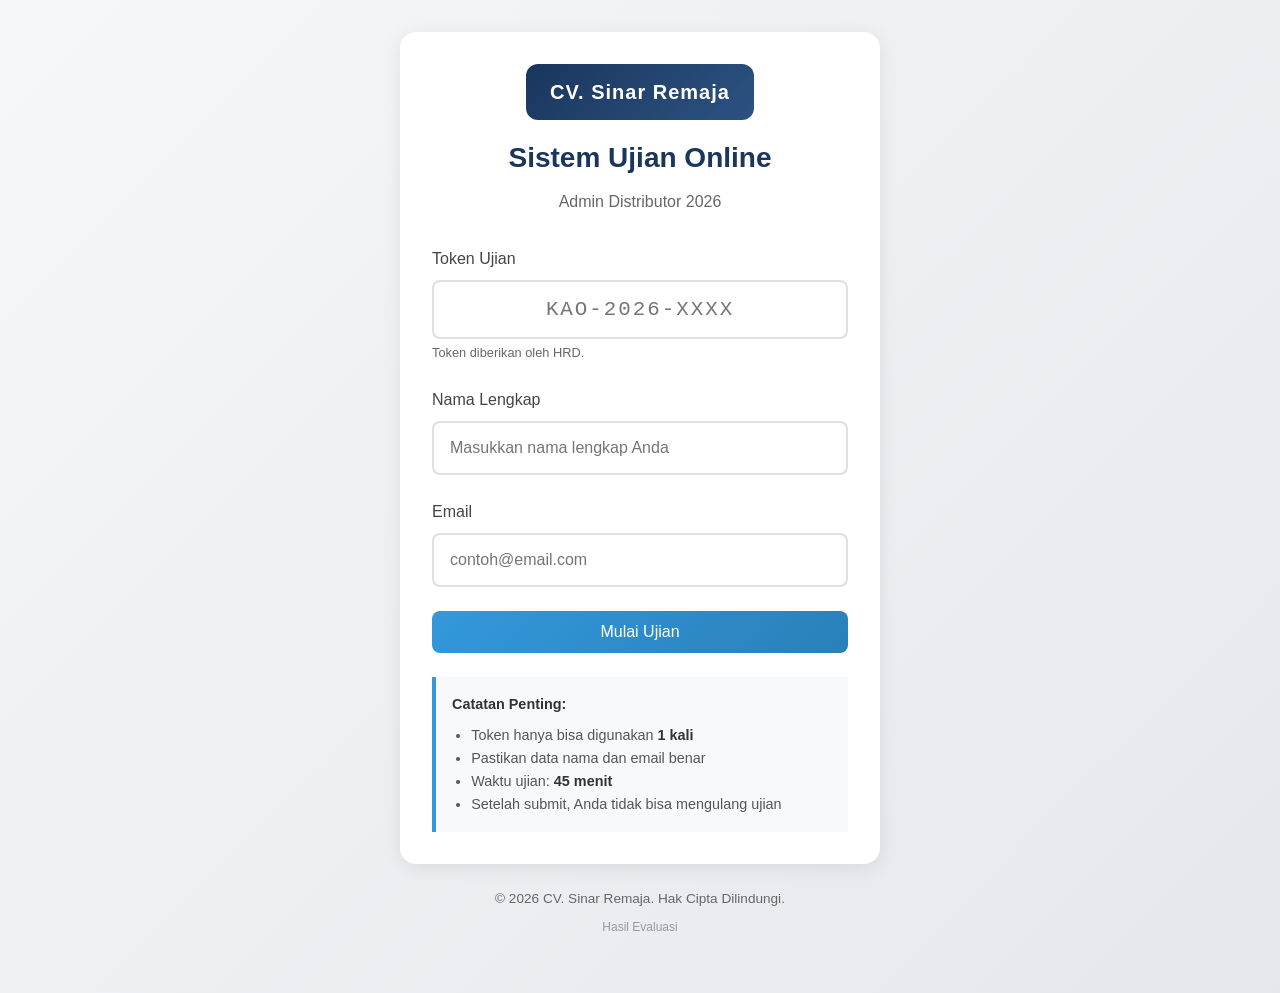
<file: index.html>
<!DOCTYPE html>
<html lang="id">
<head>
    <meta charset="UTF-8">
    <meta name="viewport" content="width=device-width, initial-scale=1.0">
    <title>Sistem Ujian Online - CV. Sinar Remaja 2026</title>
    <link rel="stylesheet" href="css/styles.css">
    <style>
        .login-container {
            max-width: 480px;
            margin: 0 auto;
        }
        
        .logo-company {
            display: inline-block;
            background: linear-gradient(135deg, #1a365d 0%, #2c5282 100%);
            color: white;
            font-size: 1.25rem;
            font-weight: bold;
            padding: 0.75rem 1.5rem;
            border-radius: 12px;
            margin-bottom: 1rem;
            letter-spacing: 1px;
            max-width: 100%;
            word-wrap: break-word;
        }
        
        .token-input {
            font-family: 'Courier New', monospace;
            font-size: 1.3rem;
            text-align: center;
            letter-spacing: 2px;
            text-transform: uppercase;
        }
        
        .info-box {
            background: #f8f9fa;
            border-left: 4px solid #3498db;
            padding: 1rem;
            margin-top: 1.5rem;
            text-align: left;
            font-size: 0.9rem;
            color: #555;
        }
        
        .info-box strong {
            color: #333;
        }
        
        .form-note {
            font-size: 0.8rem;
            color: #666;
            margin-top: 0.25rem;
        }
    </style>
</head>
<body>
    <div class="container">
        <div class="card login-container">
            <div class="header">
                <div class="logo-company">CV. Sinar Remaja</div>
                <h1>Sistem Ujian Online</h1>
                <p class="subtitle">Admin Distributor 2026</p>
            </div>
            
            <form id="loginForm">
                <div class="form-group">
                    <label for="tokenInput">Token Ujian</label>
                    <input 
                        type="text" 
                        id="tokenInput" 
                        class="form-control token-input" 
                        placeholder="KAO-2026-XXXX"
                        maxlength="15"
                        required
                        autocomplete="off"
                    >
                    <div class="form-note">Token diberikan oleh HRD.</div>
                </div>
                
                <div class="form-group">
                    <label for="namaInput">Nama Lengkap</label>
                    <input 
                        type="text" 
                        id="namaInput" 
                        class="form-control" 
                        placeholder="Masukkan nama lengkap Anda"
                        required
                        autocomplete="name"
                    >
                </div>
                
                <div class="form-group">
                    <label for="emailInput">Email</label>
                    <input 
                        type="email" 
                        id="emailInput" 
                        class="form-control" 
                        placeholder="contoh@email.com"
                        required
                        autocomplete="email"
                    >
                </div>
                
                <div id="errorMessage" class="alert alert-error" style="display: none;"></div>
                
                <button type="submit" class="btn btn-primary btn-block" id="submitBtn">
                    <span class="btn-text">Mulai Ujian</span>
                    <span class="btn-loading" style="display: none;">
                        <span class="spinner"></span> Memverifikasi...
                    </span>
                </button>
            </form>
            
            <div class="info-box">
                <strong>Catatan Penting:</strong>
                <ul style="margin: 0.5rem 0 0 0; padding-left: 1.2rem;">
                    <li>Token hanya bisa digunakan <strong>1 kali</strong></li>
                    <li>Pastikan data nama dan email benar</li>
                    <li>Waktu ujian: <strong>45 menit</strong></li>
                    <li>Setelah submit, Anda tidak bisa mengulang ujian</li>
                </ul>
            </div>
        </div>
        
        <footer class="footer">
            <p>&copy; 2026 CV. Sinar Remaja. Hak Cipta Dilindungi.</p>
            <p style="margin-top: 0.5rem; font-size: 0.75rem;">
                <a href="admin-result.html" style="color: #999; text-decoration: none;">Hasil Evaluasi</a>
            </p>
        </footer>
    </div>
    
    <script src="js/config.js"></script>
    <script src="js/auth.js"></script>
    <script>
        // Cek apakah sudah login, jika ya redirect ke halaman ujian
        if (isLoggedIn()) {
            const session = getSession();
            window.location.replace('exam.html?token=' + encodeURIComponent(session.token));
        }
        
        // Handle form submission
        document.getElementById('loginForm').addEventListener('submit', async function(e) {
            e.preventDefault();
            
            const tokenInput = document.getElementById('tokenInput');
            const namaInput = document.getElementById('namaInput');
            const emailInput = document.getElementById('emailInput');
            const submitBtn = document.getElementById('submitBtn');
            const errorMessage = document.getElementById('errorMessage');
            const btnText = submitBtn.querySelector('.btn-text');
            const btnLoading = submitBtn.querySelector('.btn-loading');
            
            // Ambil dan bersihkan input
            const token = tokenInput.value.trim().toUpperCase();
            const nama = namaInput.value.trim();
            const email = emailInput.value.trim().toLowerCase();
            
            // Validasi input client-side
            if (!token) {
                showError('Masukkan token ujian Anda');
                return;
            }
            
            if (!nama) {
                showError('Masukkan nama lengkap Anda');
                return;
            }
            
            if (!email) {
                showError('Masukkan email Anda');
                return;
            }
            
            // Validasi format email
            const emailRegex = /^[^\s@]+@[^\s@]+\.[^\s@]+$/;
            if (!emailRegex.test(email)) {
                showError('Format email tidak valid');
                return;
            }
            
            // Tampilkan loading
            submitBtn.disabled = true;
            btnText.style.display = 'none';
            btnLoading.style.display = 'inline';
            hideError();
            
            // Validasi ke server
            console.log('Validating:', { token, nama, email });
            const result = await validateToken(token, nama, email);
            console.log('Validation result:', result);
            
            if (result.valid) {
                console.log('Token valid! Saving session...');
                
                // Simpan sesi
                saveSession(token, nama, email);
                
                // Redirect ke halaman ujian dengan token di URL sebagai fallback
                const examUrl = 'exam.html?token=' + encodeURIComponent(token);
                console.log('Redirecting to:', examUrl);
                
                setTimeout(function() {
                    window.location.replace(examUrl);
                }, 200);
            } else {
                // Tampilkan error
                showError(result.message);
                
                // Reset button
                submitBtn.disabled = false;
                btnText.style.display = 'inline';
                btnLoading.style.display = 'none';
            }
        });
        
        // Format token input (uppercase otomatis)
        document.getElementById('tokenInput').addEventListener('input', function(e) {
            e.target.value = e.target.value.toUpperCase();
        });
        
        function showError(message) {
            const errorDiv = document.getElementById('errorMessage');
            errorDiv.textContent = message;
            errorDiv.style.display = 'block';
        }
        
        function hideError() {
            document.getElementById('errorMessage').style.display = 'none';
        }
    </script>
</body>
</html>
</file>
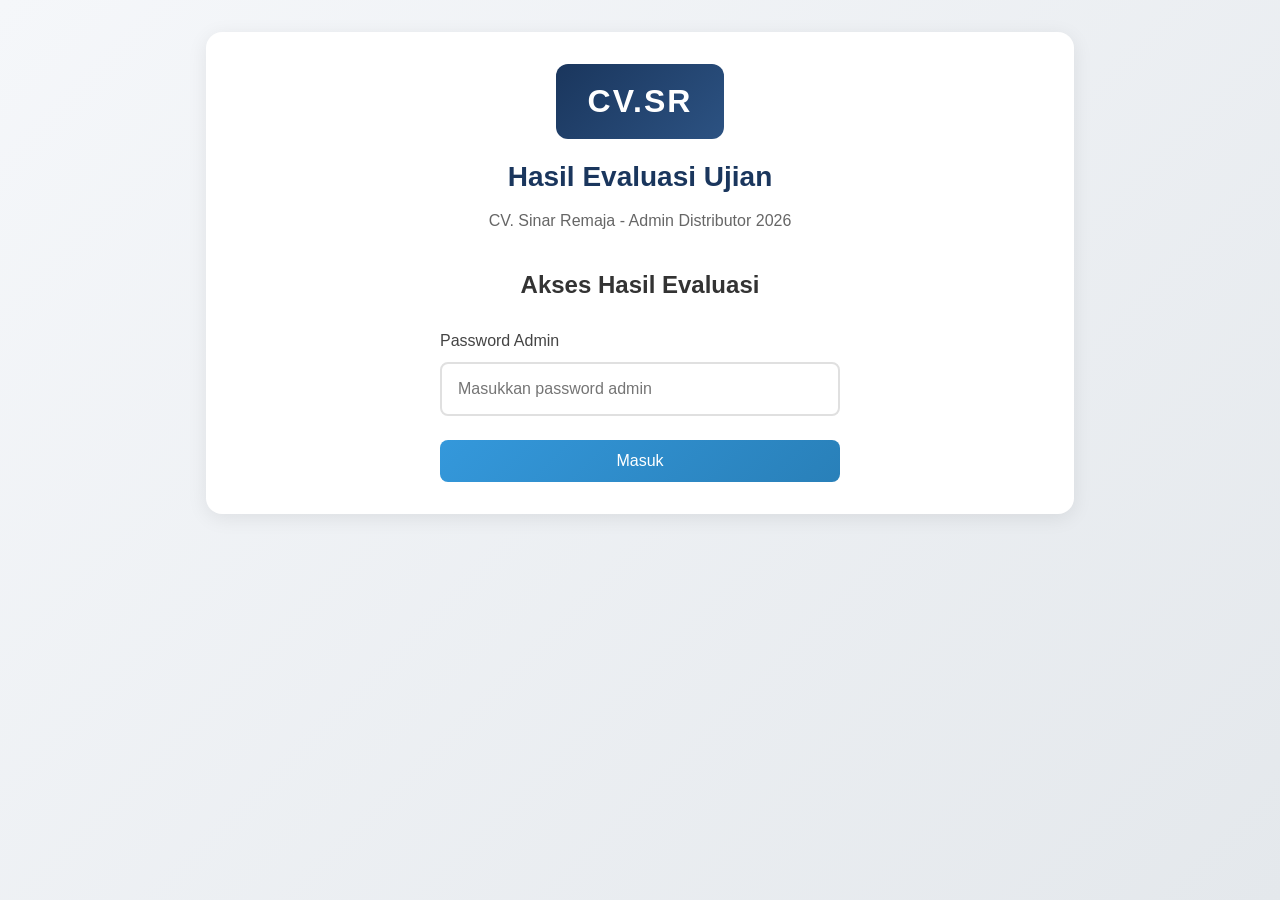
<file: admin-result.html>
<!DOCTYPE html>
<html lang="id">
<head>
    <meta charset="UTF-8">
    <meta name="viewport" content="width=device-width, initial-scale=1.0">
    <title>Hasil Evaluasi - CV. Sinar Remaja 2026</title>
    <link rel="stylesheet" href="css/styles.css">
    <style>
        .admin-container {
            max-width: 1200px;
            margin: 0 auto;
        }
        
        .login-admin {
            max-width: 400px;
            margin: 0 auto;
        }
        
        .stats-grid {
            display: grid;
            grid-template-columns: repeat(auto-fit, minmax(200px, 1fr));
            gap: 1rem;
            margin-bottom: 2rem;
        }
        
        .stat-card {
            background: white;
            border-radius: 12px;
            padding: 1.5rem;
            text-align: center;
            box-shadow: 0 2px 10px rgba(0,0,0,0.08);
        }
        
        .stat-value {
            font-size: 2.5rem;
            font-weight: bold;
            color: #1a365d;
        }
        
        .stat-label {
            color: #666;
            font-size: 0.9rem;
            margin-top: 0.5rem;
        }
        
        .results-table {
            width: 100%;
            background: white;
            border-radius: 12px;
            overflow: hidden;
            box-shadow: 0 2px 10px rgba(0,0,0,0.08);
            border-collapse: collapse;
        }
        
        .results-table th {
            background: #1a365d;
            color: white;
            padding: 1rem;
            text-align: left;
            font-weight: 600;
        }
        
        .results-table td {
            padding: 0.875rem 1rem;
            border-bottom: 1px solid #e0e0e0;
        }
        
        .results-table tr:hover {
            background: #f8f9fa;
        }
        
        .score-badge {
            display: inline-block;
            padding: 0.25rem 0.75rem;
            border-radius: 20px;
            font-weight: 600;
            font-size: 0.85rem;
        }
        
        .score-high {
            background: #d4edda;
            color: #155724;
        }
        
        .score-medium {
            background: #fff3cd;
            color: #856404;
        }
        
        .score-low {
            background: #f8d7da;
            color: #721c24;
        }
        
        .recommendation-badge {
            display: inline-block;
            padding: 0.25rem 0.75rem;
            border-radius: 20px;
            font-size: 0.85rem;
            font-weight: 500;
        }
        
        .rank-1 { background: #ffd700; color: #333; }
        .rank-2 { background: #c0c0c0; color: #333; }
        .rank-3 { background: #cd7f32; color: white; }
        
        .category-scores {
            display: flex;
            flex-wrap: wrap;
            gap: 0.25rem;
        }
        
        .category-score {
            font-size: 0.75rem;
            padding: 0.15rem 0.4rem;
            border-radius: 4px;
            background: #e9ecef;
        }
        
        .btn-export {
            margin-bottom: 1rem;
        }
        
        .header-actions {
            display: flex;
            justify-content: space-between;
            align-items: center;
            margin-bottom: 1.5rem;
            flex-wrap: wrap;
            gap: 1rem;
        }
        
        @media (max-width: 768px) {
            .results-table {
                font-size: 0.8rem;
            }
            
            .results-table th,
            .results-table td {
                padding: 0.5rem;
            }
            
            .category-scores {
                flex-direction: column;
            }
        }
    </style>
</head>
<body>
    <div class="container">
        <div class="card admin-container">
            <div class="header">
                <div class="logo">CV.SR</div>
                <h1>Hasil Evaluasi Ujian</h1>
                <p class="subtitle">CV. Sinar Remaja - Admin Distributor 2026</p>
            </div>
            
            <!-- Login Admin -->
            <div id="loginSection">
                <div class="login-admin">
                    <h2 style="text-align: center; margin-bottom: 1.5rem;">Akses Hasil Evaluasi</h2>
                    <div class="form-group">
                        <label for="adminPassword">Password Admin</label>
                        <input 
                            type="password" 
                            id="adminPassword" 
                            class="form-control" 
                            placeholder="Masukkan password admin"
                            required
                        >
                    </div>
                    <div id="errorMessage" class="alert alert-error" style="display: none;"></div>
                    <button class="btn btn-primary btn-block" id="loginBtn" onclick="loginAdmin()">
                        Masuk
                    </button>
                </div>
            </div>
            
            <!-- Results Section -->
            <div id="resultsSection" style="display: none;">
                <div class="header-actions">
                    <h2>Rekap Hasil Peserta</h2>
                    <div>
                        <button class="btn btn-secondary btn-export" onclick="exportToCSV()">
                            📥 Export CSV
                        </button>
                        <button class="btn btn-primary" onclick="logoutAdmin()">
                            Keluar
                        </button>
                    </div>
                </div>
                
                <div class="stats-grid">
                    <div class="stat-card">
                        <div class="stat-value" id="totalPeserta">0</div>
                        <div class="stat-label">Total Peserta</div>
                    </div>
                    <div class="stat-card">
                        <div class="stat-value" id="rataRataSkor">0</div>
                        <div class="stat-label">Rata-rata Skor</div>
                    </div>
                    <div class="stat-card">
                        <div class="stat-value" id="skorTertinggi">0</div>
                        <div class="stat-label">Skor Tertinggi</div>
                    </div>
                    <div class="stat-card">
                        <div class="stat-value" id="skorTerendah">0</div>
                        <div class="stat-label">Skor Terendah</div>
                    </div>
                </div>
                
                <div style="overflow-x: auto;">
                    <table class="results-table" id="resultsTable">
                        <thead>
                            <tr>
                                <th>Rank</th>
                                <th>Nama</th>
                                <th>Email</th>
                                <th>Skor Total</th>
                                <th>Rekomendasi</th>
                                <th>Detail Kategori</th>
                                <th>Benar/Salah/Kosong</th>
                                <th>Durasi</th>
                                <th>Waktu Selesai</th>
                            </tr>
                        </thead>
                        <tbody id="resultsBody">
                        </tbody>
                    </table>
                </div>
            </div>
        </div>
    </div>
    
    <script src="js/config.js"></script>
    <script src="js/auth.js"></script>
    <script>
        const ADMIN_PASSWORD = "adminkao123";
        let allResults = [];
        
        function loginAdmin() {
            const password = document.getElementById('adminPassword').value;
            const errorDiv = document.getElementById('errorMessage');
            
            if (password === ADMIN_PASSWORD) {
                sessionStorage.setItem('admin_logged_in', 'true');
                showResults();
            } else {
                errorDiv.textContent = 'Password salah!';
                errorDiv.style.display = 'block';
            }
        }
        
        function logoutAdmin() {
            sessionStorage.removeItem('admin_logged_in');
            document.getElementById('loginSection').style.display = 'block';
            document.getElementById('resultsSection').style.display = 'none';
            document.getElementById('adminPassword').value = '';
        }
        
        async function showResults() {
            document.getElementById('loginSection').style.display = 'none';
            document.getElementById('resultsSection').style.display = 'block';
            
            // Load data
            allResults = await fetchAllResults();
            renderResults(allResults);
            renderStats(allResults);
        }
        
        async function fetchAllResults() {
            try {
                const response = await fetch(`${CONFIG.WEB_APP_URL}?action=getAllResults`);
                const responseText = await response.text();
                
                let data;
                try {
                    data = JSON.parse(responseText);
                } catch (parseError) {
                    const jsonMatch = responseText.match(/\{[\s\S]*\}/);
                    if (jsonMatch) {
                        data = JSON.parse(jsonMatch[0]);
                    } else {
                        return [];
                    }
                }
                
                return data.results || [];
            } catch (error) {
                console.error('Error fetching results:', error);
                return [];
            }
        }
        
        function renderResults(results) {
            const tbody = document.getElementById('resultsBody');
            tbody.innerHTML = '';
            
            if (results.length === 0) {
                tbody.innerHTML = '<tr><td colspan="9" style="text-align: center;">Belum ada data hasil ujian</td></tr>';
                return;
            }
            
            results.forEach((result, index) => {
                const rank = index + 1;
                const row = document.createElement('tr');
                
                // Skor badge class
                let scoreClass = 'score-low';
                if (result.skor_total >= 70) scoreClass = 'score-high';
                else if (result.skor_total >= 50) scoreClass = 'score-medium';
                
                // Rank class
                let rankClass = '';
                if (rank === 1) rankClass = 'rank-1';
                else if (rank === 2) rankClass = 'rank-2';
                else if (rank === 3) rankClass = 'rank-3';
                
                row.innerHTML = `
                    <td><span class="recommendation-badge ${rankClass}">${rank}</span></td>
                    <td><strong>${escapeHtml(result.nama)}</strong></td>
                    <td>${escapeHtml(result.email)}</td>
                    <td><span class="score-badge ${scoreClass}">${result.skor_total}</span></td>
                    <td>${result.rekomendasi}</td>
                    <td>
                        <div class="category-scores">
                            <span class="category-score">Num: ${result.skor_numerik}</span>
                            <span class="category-score">Verb: ${result.skor_verbal}</span>
                            <span class="category-score">Log: ${result.skor_logika}</span>
                            <span class="category-score">Pers: ${result.skor_personality}</span>
                            <span class="category-score">Pen: ${result.skor_pengetahuan}</span>
                            <span class="category-score">Sit: ${result.skor_situasional}</span>
                        </div>
                    </td>
                    <td>${result.jumlah_benar}/${result.jumlah_salah}/${result.jumlah_kosong}</td>
                    <td>${result.durasi_menit} menit</td>
                    <td>${formatDate(result.waktu_selesai)}</td>
                `;
                
                tbody.appendChild(row);
            });
        }
        
        function renderStats(results) {
            if (results.length === 0) {
                document.getElementById('totalPeserta').textContent = '0';
                document.getElementById('rataRataSkor').textContent = '0';
                document.getElementById('skorTertinggi').textContent = '0';
                document.getElementById('skorTerendah').textContent = '0';
                return;
            }
            
            const scores = results.map(r => r.skor_total);
            const total = results.length;
            const avg = Math.round(scores.reduce((a, b) => a + b, 0) / total);
            const max = Math.max(...scores);
            const min = Math.min(...scores);
            
            document.getElementById('totalPeserta').textContent = total;
            document.getElementById('rataRataSkor').textContent = avg;
            document.getElementById('skorTertinggi').textContent = max;
            document.getElementById('skorTerendah').textContent = min;
        }
        
        function exportToCSV() {
            if (allResults.length === 0) {
                alert('Tidak ada data untuk di-export');
                return;
            }
            
            let csv = 'Rank,Nama,Email,Skor Total,Rekomendasi,Numerik,Verbal,Logika,Personality,Pengetahuan,Situasional,Benar,Salah,Kosong,Durasi,Waktu Selesai\n';
            
            allResults.forEach((result, index) => {
                csv += `${index + 1},${result.nama},${result.email},${result.skor_total},${result.rekomendasi},`;
                csv += `${result.skor_numerik},${result.skor_verbal},${result.skor_logika},${result.skor_personality},${result.skor_pengetahuan},${result.skor_situasional},`;
                csv += `${result.jumlah_benar},${result.jumlah_salah},${result.jumlah_kosong},${result.durasi_menit},${result.waktu_selesai}\n`;
            });
            
            const blob = new Blob([csv], { type: 'text/csv;charset=utf-8;' });
            const link = document.createElement('a');
            link.href = URL.createObjectURL(blob);
            link.download = 'hasil-ujian-kao-2026.csv';
            link.click();
        }
        
        function escapeHtml(text) {
            if (!text) return '';
            const div = document.createElement('div');
            div.textContent = text;
            return div.innerHTML;
        }
        
        function formatDate(dateStr) {
            if (!dateStr) return '-';
            const date = new Date(dateStr);
            if (isNaN(date.getTime())) return dateStr;
            
            return date.toLocaleString('id-ID', {
                day: '2-digit',
                month: '2-digit',
                year: 'numeric',
                hour: '2-digit',
                minute: '2-digit'
            });
        }
        
        // Enter key untuk login
        document.getElementById('adminPassword').addEventListener('keypress', function(e) {
            if (e.key === 'Enter') loginAdmin();
        });
        
        // Cek jika sudah login sebelumnya
        if (sessionStorage.getItem('admin_logged_in') === 'true') {
            showResults();
        }
    </script>
</body>
</html>
</file>
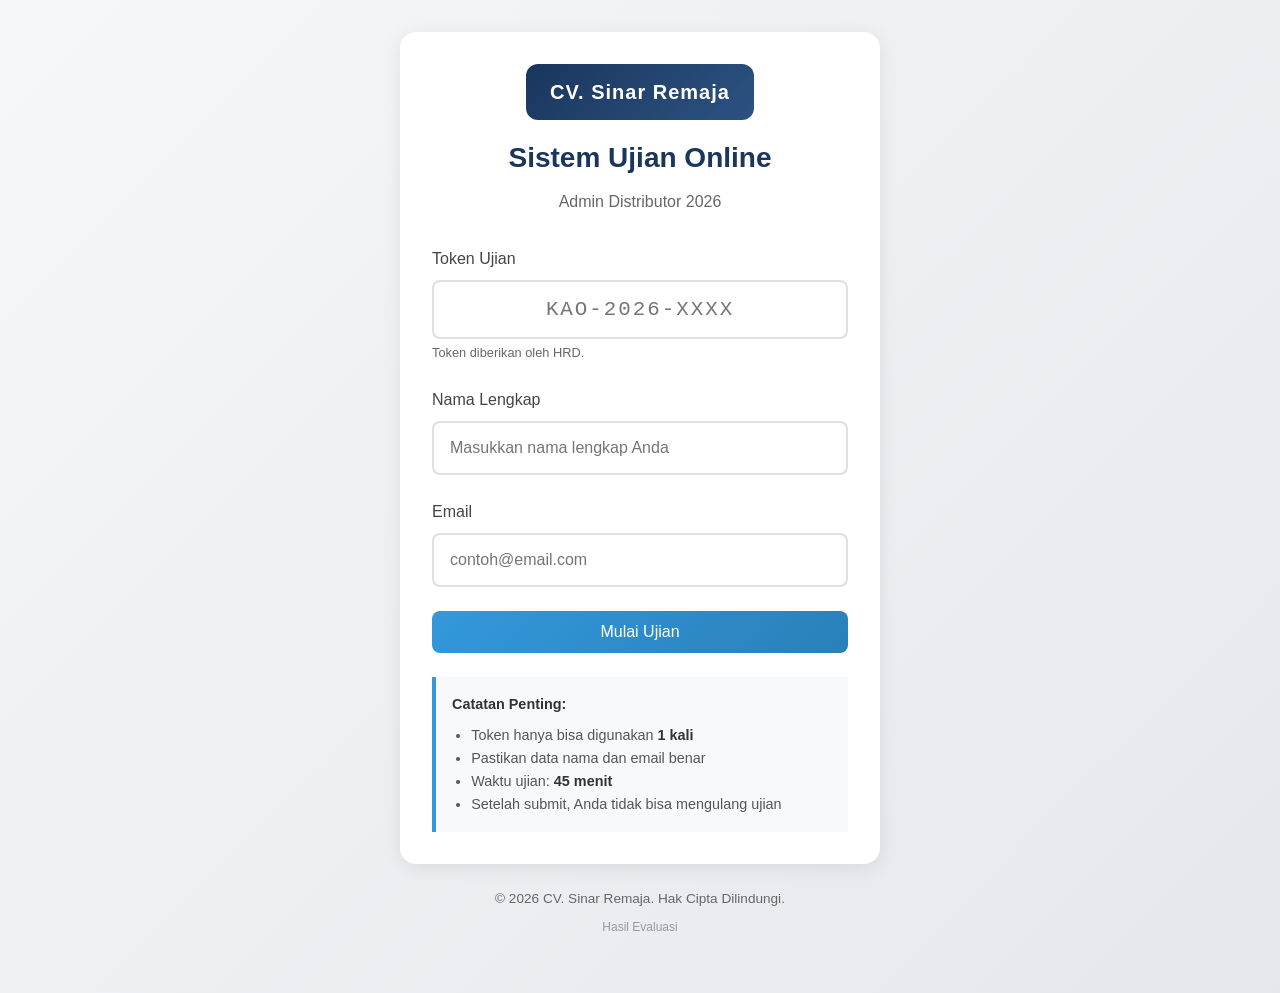
<file: exam.html>
<!DOCTYPE html>
<html lang="id">
<head>
    <meta charset="UTF-8">
    <meta name="viewport" content="width=device-width, initial-scale=1.0">
    <title>Ujian Online - CV. Sinar Remaja 2026</title>
    <link rel="stylesheet" href="css/styles.css">
    <style>
        .exam-header {
            background: linear-gradient(135deg, #1a365d 0%, #2c5282 100%);
            color: white;
            padding: 1rem 1.5rem;
            display: flex;
            justify-content: space-between;
            align-items: center;
            position: sticky;
            top: 0;
            z-index: 1000;
            box-shadow: 0 2px 10px rgba(0, 0, 0, 0.1);
        }
        
        .header-left {
            display: flex;
            align-items: center;
            gap: 1rem;
        }
        
        .logo-small {
            background: white;
            color: #1a365d;
            font-weight: bold;
            padding: 0.25rem 0.75rem;
            border-radius: 6px;
            font-size: 0.9rem;
        }
        
        .timer {
            display: flex;
            align-items: center;
            gap: 0.75rem;
            background: rgba(255, 255, 255, 0.15);
            padding: 0.5rem 1rem;
            border-radius: 8px;
        }
        
        .timer-danger {
            background: rgba(231, 76, 60, 0.3);
        }
        
        .exam-main {
            max-width: 800px;
            margin: 0 auto;
            padding: 1rem;
        }
        
        .info-bar {
            display: flex;
            justify-content: space-between;
            align-items: center;
            background: white;
            padding: 1rem;
            border-radius: 8px;
            margin-bottom: 1rem;
            box-shadow: 0 2px 8px rgba(0, 0, 0, 0.05);
            flex-wrap: wrap;
            gap: 0.5rem;
        }
        
        .question-timer-box {
            background: white;
            border-radius: 8px;
            padding: 1rem;
            margin-bottom: 1rem;
            box-shadow: 0 2px 8px rgba(0, 0, 0, 0.05);
            text-align: center;
            border-left: 4px solid #e74c3c;
        }
        
        .question-timer-label {
            font-size: 0.9rem;
            color: #666;
        }
        
        .question-timer-value {
            font-size: 1.5rem;
            font-weight: bold;
            color: #e74c3c;
            font-family: 'Courier New', monospace;
        }
        
        .progress-container {
            background: #e0e0e0;
            border-radius: 8px;
            height: 8px;
            margin-bottom: 1.5rem;
            overflow: hidden;
        }
        
        .progress-bar {
            background: linear-gradient(90deg, #3498db 0%, #27ae60 100%);
            height: 100%;
            transition: width 0.3s ease;
        }
        
        .question-card {
            background: white;
            border-radius: 12px;
            padding: 1.5rem;
            box-shadow: 0 2px 12px rgba(0, 0, 0, 0.08);
        }
        
        .question-header {
            display: flex;
            align-items: center;
            gap: 1rem;
            margin-bottom: 1.5rem;
            flex-wrap: wrap;
        }
        
        .question-category {
            padding: 0.25rem 0.75rem;
            border-radius: 20px;
            color: white;
            font-size: 0.8rem;
            font-weight: 500;
        }
        
        .options {
            display: flex;
            flex-direction: column;
            gap: 0.75rem;
        }
        
        .option {
            display: flex;
            align-items: center;
            padding: 1rem;
            border: 2px solid #e0e0e0;
            border-radius: 8px;
            cursor: pointer;
            transition: all 0.2s;
        }
        
        .option:hover {
            border-color: #3498db;
            background: #f8f9fa;
        }
        
        .option.selected {
            border-color: #3498db;
            background: #ebf5fb;
        }
        
        .option-letter {
            display: flex;
            align-items: center;
            justify-content: center;
            width: 36px;
            height: 36px;
            background: #e0e0e0;
            border-radius: 50%;
            font-weight: 600;
            margin-right: 1rem;
            flex-shrink: 0;
        }
        
        .option.selected .option-letter {
            background: #3498db;
            color: white;
        }
        
        .navigation-buttons {
            display: flex;
            justify-content: space-between;
            margin: 1.5rem 0;
            gap: 1rem;
        }
        
        .submit-container {
            text-align: center;
            padding: 1rem 0;
        }
        
        .thank-you-container {
            text-align: center;
            padding: 3rem 1rem;
        }
        
        .thank-you-icon {
            font-size: 5rem;
            margin-bottom: 1rem;
        }
        
        .thank-you-title {
            font-size: 2rem;
            color: #1a365d;
            margin-bottom: 1rem;
        }
        
        .thank-you-text {
            color: #666;
            font-size: 1.1rem;
            margin-bottom: 2rem;
        }
        
        @media (max-width: 768px) {
            .navigation-buttons {
                flex-direction: column;
            }
            
            .info-bar {
                flex-direction: column;
                text-align: center;
            }
        }
    </style>
</head>
<body>
    <header class="exam-header">
        <div class="header-left">
            <span class="logo-small">CV.SR</span>
            <span>Ujian Admin Distributor 2026</span>
        </div>
        <div style="display: flex; align-items: center; gap: 1rem;">
            <div class="timer" id="timer">
                <span>Sisa Waktu:</span>
                <span id="timerValue">45:00</span>
            </div>
            <button class="btn btn-secondary" style="font-size: 0.85rem; padding: 0.5rem 0.75rem;" onclick="logoutAndSubmit()">
                Keluar
            </button>
        </div>
    </header>
    
    <main class="exam-main" id="examMain">
        <div class="info-bar">
            <div>
                <strong id="participantName">Memuat...</strong>
            </div>
            <div>
                <span id="questionCounter">Soal 1 dari 50</span> | 
                <span id="progressText">0/50 terjawab</span>
            </div>
        </div>
        
        <div class="question-timer-box">
            <div class="question-timer-label">Waktu untuk soal ini</div>
            <div class="question-timer-value" id="questionTimerValue">01:00</div>
        </div>
        
        <div class="progress-container">
            <div class="progress-bar" id="progressBar" style="width: 0%"></div>
        </div>
        
        <div class="question-container" id="questionContainer">
            <div class="loading">
                <div class="spinner-large"></div>
                <p>Memuat soal...</p>
            </div>
        </div>
        
        <div class="navigation-buttons">
            <button class="btn btn-primary" id="btnNext" onclick="nextQuestion()">
                Selanjutnya →
            </button>
            <button class="btn btn-success" id="btnSubmit" onclick="submitExam()" style="display: none;">
                Submit Ujian
            </button>
        </div>
    </main>
    
    <div class="modal" id="timeUpModal">
        <div class="modal-content modal-danger">
            <h2>⏰ Waktu Habis!</h2>
            <p>Waktu ujian Anda telah berakhir. Jawaban akan otomatis disubmit.</p>
            <div class="modal-buttons">
                <button class="btn btn-primary" onclick="autoSubmit()">OK</button>
            </div>
        </div>
    </div>
    
    <div class="modal" id="blockedModal">
        <div class="modal-content modal-danger">
            <h2>⛔ Akses Ditolak</h2>
            <p id="blockedMessage">Anda tidak bisa mengakses halaman ini.</p>
            <div class="modal-buttons">
                <button class="btn btn-primary" onclick="logout()">Kembali ke Login</button>
            </div>
        </div>
    </div>
    
    <script src="js/config.js"></script>
    <script src="js/auth.js"></script>
    <script>
        // Konfigurasi timer per soal (detik)
        const WAKTU_PER_SOAL = 60; // 1 menit per soal
        
        // State
        let questions = [];
        let answers = {};
        let currentQuestion = 0;
        let startTime = null;
        let globalTimerInterval = null;
        let questionTimerInterval = null;
        let globalTimeRemaining = CONFIG.BATAS_WAKTU_MENIT * 60;
        let questionTimeRemaining = WAKTU_PER_SOAL;
        let warningShown = false;
        let isSubmitting = false;
        
        async function init() {
            console.log('=== EXAM PAGE INIT ===');
            
            // Cek token di URL
            const urlToken = getUrlParam('token');
            if (urlToken && !sessionStorage.getItem('exam_token')) {
                saveTokenFromUrl(urlToken);
            }
            
            // Cek login
            if (!requireLogin()) return;
            
            const session = getSession();
            console.log('Session:', session);
            
            // Cek status token
            const tokenStatus = await checkTokenStatus(session.token);
            console.log('Token status:', tokenStatus);
            
            if (tokenStatus.status === 'selesai') {
                showBlocked('Anda sudah menyelesaikan ujian. Terima kasih.');
                return;
            }
            
            if (tokenStatus.status === 'belum_digunakan') {
                logout();
                return;
            }
            
            document.getElementById('participantName').textContent = session.nama;
            
            // Cek sesi yang sedang berjalan
            const savedStartTime = sessionStorage.getItem('exam_start_time');
            const savedAnswers = sessionStorage.getItem('exam_answers');
            const savedCurrentQ = sessionStorage.getItem('exam_current_question');
            
            if (savedStartTime) {
                startTime = new Date(savedStartTime);
                const elapsed = Math.floor((Date.now() - startTime.getTime()) / 1000);
                globalTimeRemaining = Math.max(0, (CONFIG.BATAS_WAKTU_MENIT * 60) - elapsed);
                
                if (savedAnswers) answers = JSON.parse(savedAnswers);
                if (savedCurrentQ) currentQuestion = parseInt(savedCurrentQ);
            } else {
                startTime = new Date();
                sessionStorage.setItem('exam_start_time', startTime.toISOString());
            }
            
            // Load soal
            await loadQuestions();
            
            // Start timers
            startGlobalTimer();
            startQuestionTimer();
            
            // Render
            renderQuestion();
            updateProgress();
        }
        
        async function loadQuestions() {
            try {
                const response = await fetch(`${CONFIG.WEB_APP_URL}?action=getQuestions`);
                const responseText = await response.text();
                
                let data;
                try {
                    data = JSON.parse(responseText);
                } catch (parseError) {
                    const jsonMatch = responseText.match(/\{[\s\S]*\}/);
                    if (jsonMatch) {
                        data = JSON.parse(jsonMatch[0]);
                    } else {
                        throw new Error('Response tidak valid');
                    }
                }
                
                if (data.success && data.questions) {
                    questions = data.questions;
                } else {
                    alert('Gagal memuat soal. Silakan refresh halaman.');
                }
            } catch (error) {
                console.error('Error loading questions:', error);
                alert('Gagal terhubung ke server. Error: ' + error.message);
            }
        }
        
        function startGlobalTimer() {
            updateGlobalTimerDisplay();
            
            globalTimerInterval = setInterval(() => {
                globalTimeRemaining--;
                updateGlobalTimerDisplay();
                
                if (globalTimeRemaining === 300 && !warningShown) {
                    // Warning sisa 5 menit
                    warningShown = true;
                }
                
                if (globalTimeRemaining <= 0) {
                    clearInterval(globalTimerInterval);
                    clearInterval(questionTimerInterval);
                    showTimeUpModal();
                }
            }, 1000);
        }
        
        function startQuestionTimer() {
            questionTimeRemaining = WAKTU_PER_SOAL;
            updateQuestionTimerDisplay();
            
            clearInterval(questionTimerInterval);
            questionTimerInterval = setInterval(() => {
                questionTimeRemaining--;
                updateQuestionTimerDisplay();
                
                if (questionTimeRemaining <= 0) {
                    // Waktu soal habis, otomatis lanjut
                    clearInterval(questionTimerInterval);
                    handleQuestionTimeUp();
                }
            }, 1000);
        }
        
        function updateGlobalTimerDisplay() {
            const minutes = Math.floor(globalTimeRemaining / 60);
            const seconds = globalTimeRemaining % 60;
            document.getElementById('timerValue').textContent = 
                `${minutes.toString().padStart(2, '0')}:${seconds.toString().padStart(2, '0')}`;
            
            const timer = document.getElementById('timer');
            if (globalTimeRemaining <= 300) timer.classList.add('timer-danger');
        }
        
        function updateQuestionTimerDisplay() {
            const minutes = Math.floor(questionTimeRemaining / 60);
            const seconds = questionTimeRemaining % 60;
            document.getElementById('questionTimerValue').textContent = 
                `${minutes.toString().padStart(2, '0')}:${seconds.toString().padStart(2, '0')}`;
        }
        
        function handleQuestionTimeUp() {
            // Jika belum dijawab, tetap lanjut (tidak ada jawaban)
            if (currentQuestion < questions.length - 1) {
                nextQuestion();
            } else {
                // Soal terakhir, submit otomatis
                submitExam();
            }
        }
        
        function renderQuestion() {
            if (questions.length === 0) return;
            
            const q = questions[currentQuestion];
            const answer = answers[q.no] || '';
            
            document.getElementById('questionCounter').textContent = 
                `Soal ${currentQuestion + 1} dari ${questions.length}`;
            
            const container = document.getElementById('questionContainer');
            container.innerHTML = `
                <div class="question-card">
                    <div class="question-header">
                        <span style="font-weight: 600; color: #1a365d;">Soal ${q.no}</span>
                        <span class="question-category" style="background: ${CONFIG.KATEGORI_WARNA[q.kategori] || '#666'}">
                            ${CONFIG.KATEGORI[q.kategori] || q.kategori}
                        </span>
                        <span style="color: #666; font-size: 0.85rem; margin-left: auto;">Bobot: ${q.bobot} poin</span>
                    </div>
                    
                    <div style="font-size: 1.1rem; line-height: 1.8; margin-bottom: 1.5rem;">
                        ${q.pertanyaan}
                    </div>
                    
                    <div class="options">
                        ${renderOption('A', q.opsi_a, answer)}
                        ${renderOption('B', q.opsi_b, answer)}
                        ${renderOption('C', q.opsi_c, answer)}
                        ${renderOption('D', q.opsi_d, answer)}
                        ${q.opsi_e ? renderOption('E', q.opsi_e, answer) : ''}
                    </div>
                </div>
            `;
            
            // Update tombol
            const btnNext = document.getElementById('btnNext');
            const btnSubmit = document.getElementById('btnSubmit');
            
            if (currentQuestion === questions.length - 1) {
                btnNext.style.display = 'none';
                btnSubmit.style.display = 'inline-block';
            } else {
                btnNext.style.display = 'inline-block';
                btnSubmit.style.display = 'none';
            }
        }
        
        function renderOption(letter, text, selected) {
            if (!text) return '';
            const isSelected = selected === letter;
            return `
                <div class="option ${isSelected ? 'selected' : ''}" onclick="selectAnswer('${letter}')">
                    <span class="option-letter">${letter}</span>
                    <span style="flex: 1;">${text}</span>
                    <span style="width: 24px; text-align: center; color: #3498db; font-weight: bold;">
                        ${isSelected ? '✓' : ''}
                    </span>
                </div>
            `;
        }
        
        function selectAnswer(letter) {
            const q = questions[currentQuestion];
            answers[q.no] = letter;
            sessionStorage.setItem('exam_answers', JSON.stringify(answers));
            renderQuestion();
            updateProgress();
        }
        
        function nextQuestion() {
            if (currentQuestion < questions.length - 1) {
                currentQuestion++;
                sessionStorage.setItem('exam_current_question', currentQuestion);
                renderQuestion();
                updateProgress();
                startQuestionTimer();
            }
        }
        
        function updateProgress() {
            const answered = Object.keys(answers).length;
            const total = questions.length;
            const percent = total > 0 ? (answered / total) * 100 : 0;
            
            document.getElementById('progressBar').style.width = `${percent}%`;
            document.getElementById('progressText').textContent = `${answered}/${total} terjawab`;
        }
        
        function submitExam() {
            if (isSubmitting) return;
            confirmSubmit(false);
        }
        
        function logoutAndSubmit() {
            if (isSubmitting) return;
            
            const answered = Object.keys(answers).length;
            const total = questions.length;
            
            let message = 'Anda akan keluar dari ujian. ';
            if (answered < total) {
                message += `Anda baru menjawab ${answered} dari ${total} soal. `;
            }
            message += 'Jawaban yang sudah Anda pilih akan tetap tersimpan. Lanjutkan keluar?';
            
            if (confirm(message)) {
                confirmSubmit(true);
            }
        }
        
        async function confirmSubmit(isLogout) {
            isSubmitting = true;
            
            clearInterval(globalTimerInterval);
            clearInterval(questionTimerInterval);
            
            const endTime = new Date();
            const duration = Math.floor((endTime.getTime() - startTime.getTime()) / 1000);
            const session = getSession();
            
            const answersArray = Object.entries(answers).map(([no, jawaban]) => ({
                no: parseInt(no),
                jawaban: jawaban
            }));
            
            document.getElementById('examMain').innerHTML = `
                <div class="loading">
                    <div class="spinner-large"></div>
                    <p>Menyimpan jawaban...</p>
                    <p class="text-muted">Mohon tunggu sebentar.</p>
                </div>
            `;
            
            try {
                const response = await fetch(CONFIG.WEB_APP_URL, {
                    method: 'POST',
                    headers: {
                        'Content-Type': 'text/plain',
                    },
                    body: JSON.stringify({
                        action: 'submitAnswers',
                        token: session.token,
                        answers: answersArray,
                        duration: duration,
                        nama: session.nama,
                        email: session.email
                    })
                });
                
                const responseText = await response.text();
                
                let result;
                try {
                    result = JSON.parse(responseText);
                } catch (parseError) {
                    const jsonMatch = responseText.match(/\{[\s\S]*\}/);
                    if (jsonMatch) {
                        result = JSON.parse(jsonMatch[0]);
                    } else {
                        throw new Error('Response tidak valid');
                    }
                }
                
                if (result.success) {
                    // Hapus session ujian
                    clearExamSession();
                    
                    // Tampilkan ucapan terima kasih
                    showThankYou(isLogout);
                } else {
                    alert('Gagal submit ujian: ' + result.message);
                    isSubmitting = false;
                }
            } catch (error) {
                console.error('Error submitting:', error);
                alert('Gagal terhubung ke server. Error: ' + error.message);
                isSubmitting = false;
            }
        }
        
        function showThankYou(isLogout) {
            const title = isLogout ? 'Anda Telah Keluar' : 'Terima Kasih!';
            const message = isLogout 
                ? 'Jawaban Anda telah disimpan. Terima kasih telah mengikuti ujian.'
                : 'Jawaban Anda telah berhasil disimpan.<br>Hasil ujian akan segera diproses oleh tim HRD.';
            
            document.body.innerHTML = `
                <div class="container">
                    <div class="card thank-you-container">
                        <div class="thank-you-icon">✅</div>
                        <h1 class="thank-you-title">${title}</h1>
                        <p class="thank-you-text">
                            ${message}
                        </p>
                        <button class="btn btn-primary" onclick="window.location.replace('index.html')">
                            Kembali ke Halaman Login
                        </button>
                    </div>
                </div>
            `;
        }
        
        function autoSubmit() {
            document.getElementById('timeUpModal').style.display = 'none';
            confirmSubmit(false);
        }
        
        function clearExamSession() {
            sessionStorage.removeItem('exam_answers');
            sessionStorage.removeItem('exam_start_time');
            sessionStorage.removeItem('exam_current_question');
            sessionStorage.removeItem('exam_time_remaining');
            sessionStorage.removeItem('exam_token');
            sessionStorage.removeItem('exam_nama');
            sessionStorage.removeItem('exam_email');
        }
        
        function showTimeUpModal() {
            document.getElementById('timeUpModal').style.display = 'flex';
        }
        
        function showBlocked(message) {
            document.getElementById('blockedMessage').textContent = message;
            document.getElementById('blockedModal').style.display = 'flex';
        }
        
        function logout() {
            clearSession();
            window.location.replace('index.html');
        }
        
        // Initialize
        init();
    </script>
</body>
</html>
</file>
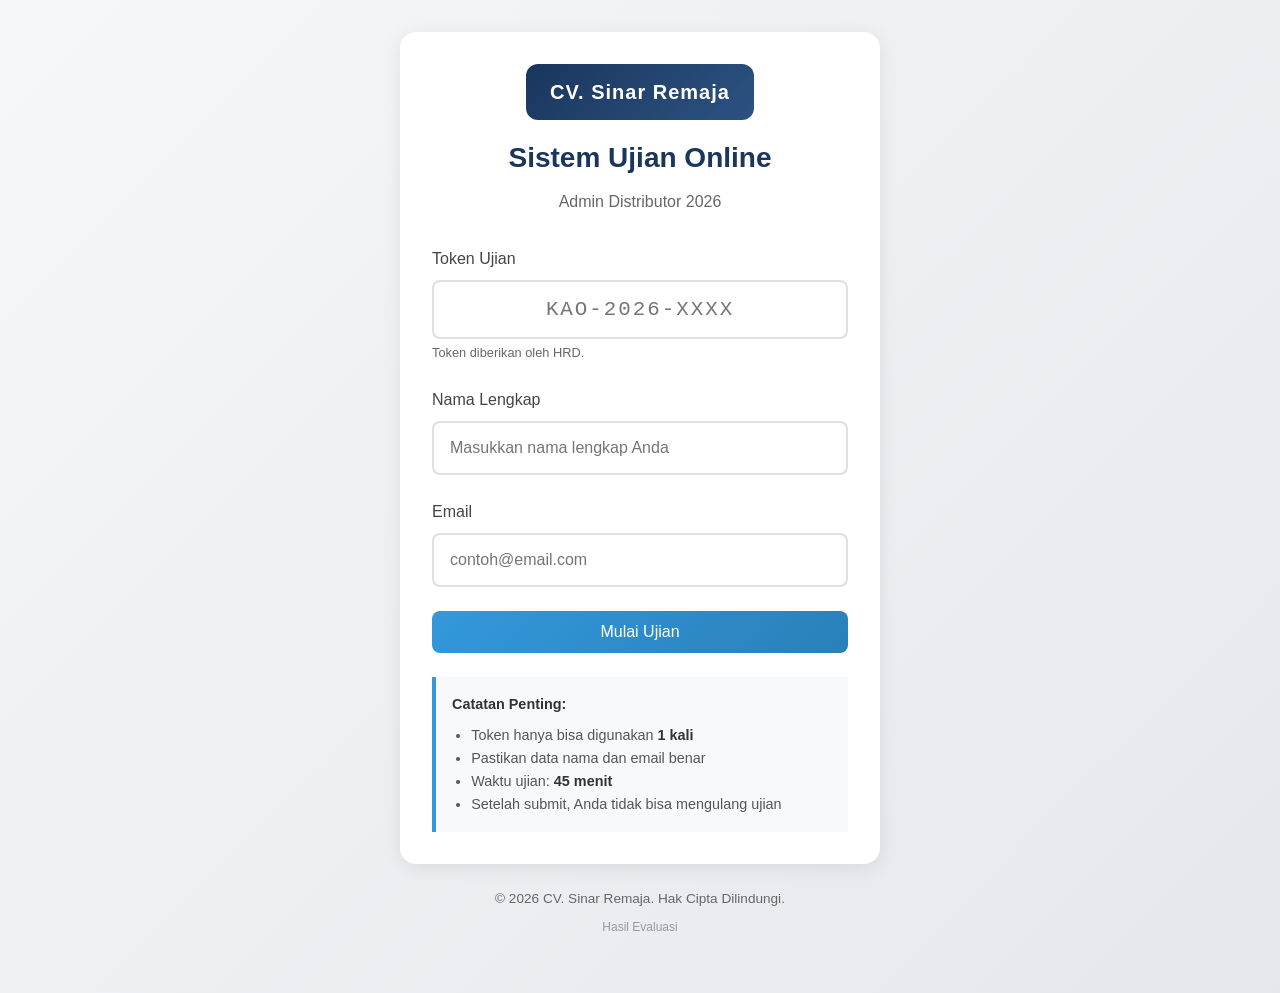
<file: result.html>
<!DOCTYPE html>
<html lang="id">
<head>
    <meta charset="UTF-8">
    <meta name="viewport" content="width=device-width, initial-scale=1.0">
    <title>Hasil Ujian - Admin Distributor KAO 2026</title>
    <link rel="stylesheet" href="css/styles.css">
    <style>
        .result-container {
            max-width: 700px;
            margin: 0 auto;
        }
        
        .score-card {
            text-align: center;
            padding: 2rem;
            background: linear-gradient(135deg, #667eea 0%, #764ba2 100%);
            border-radius: 12px;
            color: white;
            margin-bottom: 2rem;
        }
        
        .score-label {
            font-size: 1rem;
            opacity: 0.9;
            margin-bottom: 0.5rem;
        }
        
        .score-value {
            font-size: 5rem;
            font-weight: bold;
            line-height: 1;
            margin: 1rem 0;
        }
        
        .score-max {
            font-size: 1.5rem;
            opacity: 0.8;
        }
        
        .recommendation {
            margin-top: 1.5rem;
            padding: 1rem;
            background: rgba(255,255,255,0.2);
            border-radius: 8px;
        }
        
        .recommendation.recommended {
            background: rgba(46, 204, 113, 0.3);
        }
        
        .recommendation.considered {
            background: rgba(241, 196, 15, 0.3);
        }
        
        .recommendation.not-recommended {
            background: rgba(231, 76, 60, 0.3);
        }
        
        .category-breakdown {
            background: white;
            border-radius: 12px;
            padding: 1.5rem;
            margin-bottom: 1.5rem;
            box-shadow: 0 2px 10px rgba(0,0,0,0.1);
        }
        
        .category-breakdown h3 {
            margin-top: 0;
            margin-bottom: 1rem;
            color: #333;
        }
        
        .category-item {
            display: flex;
            align-items: center;
            margin-bottom: 1rem;
        }
        
        .category-name {
            width: 150px;
            font-weight: 500;
            color: #555;
        }
        
        .category-bar-container {
            flex: 1;
            height: 24px;
            background: #e0e0e0;
            border-radius: 12px;
            overflow: hidden;
            margin: 0 1rem;
        }
        
        .category-bar {
            height: 100%;
            border-radius: 12px;
            transition: width 1s ease-out;
            display: flex;
            align-items: center;
            justify-content: flex-end;
            padding-right: 8px;
            color: white;
            font-weight: bold;
            font-size: 0.85rem;
        }
        
        .category-score {
            width: 50px;
            text-align: right;
            font-weight: bold;
            color: #333;
        }
        
        .stats-grid {
            display: grid;
            grid-template-columns: repeat(3, 1fr);
            gap: 1rem;
            margin-bottom: 1.5rem;
        }
        
        .stat-card {
            background: white;
            border-radius: 8px;
            padding: 1rem;
            text-align: center;
            box-shadow: 0 2px 10px rgba(0,0,0,0.1);
        }
        
        .stat-value {
            font-size: 2rem;
            font-weight: bold;
            color: #333;
        }
        
        .stat-label {
            font-size: 0.85rem;
            color: #666;
            margin-top: 0.25rem;
        }
        
        .ranking-card {
            background: white;
            border-radius: 12px;
            padding: 1.5rem;
            text-align: center;
            box-shadow: 0 2px 10px rgba(0,0,0,0.1);
        }
        
        .ranking-value {
            font-size: 3rem;
            font-weight: bold;
            color: #667eea;
        }
        
        .ranking-total {
            font-size: 1.2rem;
            color: #666;
        }
        
        .thank-you {
            margin-top: 2rem;
            padding: 1.5rem;
            background: #f8f9fa;
            border-radius: 8px;
            text-align: center;
            color: #666;
        }
        
        .btn-print {
            margin-top: 1rem;
        }
        
        @media (max-width: 600px) {
            .stats-grid {
                grid-template-columns: 1fr;
            }
            
            .category-name {
                width: 100px;
                font-size: 0.85rem;
            }
            
            .score-value {
                font-size: 3.5rem;
            }
        }
    </style>
</head>
<body>
    <div class="container">
        <div class="result-container">
            <div class="card">
                <div class="header">
                    <div class="logo">KAO</div>
                    <h1>Hasil Ujian Anda</h1>
                    <p class="subtitle">Admin Distributor 2026</p>
                </div>
                
                <!-- Loading State -->
                <div id="loadingState">
                    <div class="loading">
                        <div class="spinner-large"></div>
                        <p>Memuat hasil ujian...</p>
                    </div>
                </div>
                
                <!-- Result Content -->
                <div id="resultContent" style="display: none;">
                    <!-- Score Card -->
                    <div class="score-card">
                        <div class="score-label">SKOR TOTAL</div>
                        <div class="score-value" id="totalScore">0</div>
                        <div class="score-max">dari 100 poin</div>
                        <div class="recommendation" id="recommendation">
                            <span id="recommendationText">Memuat...</span>
                        </div>
                    </div>
                    
                    <!-- Stats Grid -->
                    <div class="stats-grid">
                        <div class="stat-card">
                            <div class="stat-value" id="correctCount">0</div>
                            <div class="stat-label">Benar</div>
                        </div>
                        <div class="stat-card">
                            <div class="stat-value" id="wrongCount">0</div>
                            <div class="stat-label">Salah</div>
                        </div>
                        <div class="stat-card">
                            <div class="stat-value" id="duration">0</div>
                            <div class="stat-label">Menit</div>
                        </div>
                    </div>
                    
                    <!-- Category Breakdown -->
                    <div class="category-breakdown">
                        <h3>Analisis per Kategori</h3>
                        <div id="categoryList">
                            <!-- Generated by JS -->
                        </div>
                    </div>
                    
                    <!-- Ranking -->
                    <div class="ranking-card">
                        <h3>Ranking Anda</h3>
                        <div class="ranking-value" id="rankingValue">-</div>
                        <div class="ranking-total" id="rankingTotal">dari - peserta</div>
                    </div>
                    
                    <!-- Thank You -->
    <div class="thank-you">
        <p>Terima kasih telah mengikuti ujian.</p>
        <p>Hasil ujian Anda akan segera diproses oleh tim HRD.</p>
        <button class="btn btn-secondary" onclick="window.print()">
            🖨️ Cetak Hasil
        </button>
        <button class="btn btn-primary" onclick="logout()" style="margin-left: 0.5rem;">
            Keluar
        </button>
    </div>
                </div>
            </div>
        </div>
    </div>
    
    <script src="js/config.js"></script>
    <script src="js/auth.js"></script>
    <script>
        // =========================================================================
        //  INISIALISASI
        // =========================================================================
        
        async function init() {
            console.log('=== RESULT PAGE INIT ===');
            
            // Cek token dari URL parameter
            const urlToken = getUrlParam('token');
            if (urlToken) {
                console.log('Token dari URL:', urlToken);
                sessionStorage.setItem('exam_token', urlToken.toUpperCase());
            }
            
            // Cek login
            if (!requireLogin()) return;
            
            // Ambil hasil dari sessionStorage atau server
            let result = null;
            const savedResult = sessionStorage.getItem('exam_result');
            const session = getSession();
            
            if (savedResult) {
                result = JSON.parse(savedResult);
            } else if (session && session.token) {
                // Ambil dari server
                result = await fetchResults(session.token);
            }
            
            if (result) {
                displayResults(result);
                // Hapus session setelah hasil ditampilkan (auto logout)
                clearSession();
            } else {
                alert('Gagal memuat hasil ujian. Silakan hubungi admin.');
            }
        }
        
        function logout() {
            clearSession();
            window.location.replace('index.html');
        }
        
        async function fetchResults(token) {
            try {
                const response = await fetch(`${CONFIG.WEB_APP_URL}?action=getResults&token=${token}`);
                const responseText = await response.text();
                
                // Parse JSON dari response text
                let data;
                try {
                    data = JSON.parse(responseText);
                } catch (parseError) {
                    const jsonMatch = responseText.match(/\{[\s\S]*\}/);
                    if (jsonMatch) {
                        data = JSON.parse(jsonMatch[0]);
                    } else {
                        throw new Error('Response tidak valid');
                    }
                }
                
                return data.results;
            } catch (error) {
                console.error('Error fetching results:', error);
                return null;
            }
        }
        
        // =========================================================================
        //  TAMPILKAN HASIL
        // =========================================================================
        
        function displayResults(result) {
            // Hide loading, show content
            document.getElementById('loadingState').style.display = 'none';
            document.getElementById('resultContent').style.display = 'block';
            
            // Animate score
            animateScore(result.skor_total);
            
            // Set recommendation
            const recDiv = document.getElementById('recommendation');
            const recText = document.getElementById('recommendationText');
            recText.textContent = result.rekomendasi;
            
            if (result.rekomendasi === 'Direkomendasikan') {
                recDiv.className = 'recommendation recommended';
                recText.textContent = '⭐ Direkomendasikan ⭐';
            } else if (result.rekomendasi === 'Perlu Dipertimbangkan') {
                recDiv.className = 'recommendation considered';
                recText.textContent = '⭐ Perlu Dipertimbangkan ⭐';
            } else {
                recDiv.className = 'recommendation not-recommended';
                recText.textContent = 'Tidak Direkomendasikan';
            }
            
            // Set stats
            document.getElementById('correctCount').textContent = result.jumlah_benar;
            document.getElementById('wrongCount').textContent = result.jumlah_salah;
            document.getElementById('duration').textContent = result.durasi_menit;
            
            // Set category breakdown
            renderCategoryBreakdown(result.skor_per_kategori);
            
            // Set ranking
            document.getElementById('rankingValue').textContent = result.ranking;
            
            // Get total participants
            getTotalParticipants().then(total => {
                document.getElementById('rankingTotal').textContent = `dari ${total} peserta`;
            });
        }
        
        // =========================================================================
        //  ANIMASI SKOR
        // =========================================================================
        
        function animateScore(targetScore) {
            const scoreElement = document.getElementById('totalScore');
            let current = 0;
            const increment = Math.ceil(targetScore / 50);
            const duration = 1500;
            const stepTime = duration / (targetScore / increment);
            
            const timer = setInterval(() => {
                current += increment;
                if (current >= targetScore) {
                    current = targetScore;
                    clearInterval(timer);
                }
                scoreElement.textContent = current;
            }, stepTime);
        }
        
        // =========================================================================
        //  CATEGORY BREAKDOWN
        // =========================================================================
        
        function renderCategoryBreakdown(skorPerKategori) {
            const container = document.getElementById('categoryList');
            container.innerHTML = '';
            
            const kategoriDisplay = {
                'Numerik': { name: 'Numerik', color: '#3498db' },
                'Verbal': { name: 'Verbal', color: '#2ecc71' },
                'Logika': { name: 'Logika & Pola', color: '#9b59b6' },
                'Personality': { name: 'Kepribadian', color: '#e74c3c' },
                'Pengetahuan_Umum': { name: 'Pengetahuan Umum', color: '#f39c12' },
                'Situasional': { name: 'Tes Situasional', color: '#1abc9c' }
            };
            
            for (const [key, info] of Object.entries(kategoriDisplay)) {
                const score = skorPerKategori[key] || 0;
                
                const item = document.createElement('div');
                item.className = 'category-item';
                item.innerHTML = `
                    <span class="category-name">${info.name}</span>
                    <div class="category-bar-container">
                        <div class="category-bar" style="width: 0%; background: ${info.color};" data-width="${score}">
                            ${score}%
                        </div>
                    </div>
                    <span class="category-score">${score}</span>
                `;
                
                container.appendChild(item);
            }
            
            // Animate bars
            setTimeout(() => {
                document.querySelectorAll('.category-bar').forEach(bar => {
                    bar.style.width = bar.dataset.width + '%';
                });
            }, 100);
        }
        
        // =========================================================================
        //  TOTAL PESERTA
        // =========================================================================
        
        async function getTotalParticipants() {
            try {
                const response = await fetch(`${CONFIG.WEB_APP_URL}?action=getTotalParticipants`);
                const responseText = await response.text();
                
                // Parse JSON dari response text
                let data;
                try {
                    data = JSON.parse(responseText);
                } catch (parseError) {
                    const jsonMatch = responseText.match(/\{[\s\S]*\}/);
                    if (jsonMatch) {
                        data = JSON.parse(jsonMatch[0]);
                    } else {
                        return 0;
                    }
                }
                
                return data.total || 0;
            } catch (error) {
                return 0;
            }
        }
        
        // =========================================================================
        //  INISIALISASI
        // =========================================================================
        
        init();
    </script>
</body>
</html>
</file>
<file: css/styles.css>
/* =========================================================================
   SISTEM UJIAN ONLINE - ADMIN DISTRIBUTOR KAO 2026
   Desain Minimalis & Profesional
   ========================================================================= */

/* =========================================================================
   RESET & BASE
   ========================================================================= */

* {
    margin: 0;
    padding: 0;
    box-sizing: border-box;
}

html {
    font-size: 16px;
    scroll-behavior: smooth;
}

body {
    font-family: 'Inter', -apple-system, BlinkMacSystemFont, 'Segoe UI', Roboto, Oxygen, Ubuntu, sans-serif;
    background: linear-gradient(135deg, #f5f7fa 0%, #e4e8ec 100%);
    min-height: 100vh;
    color: #333;
    line-height: 1.6;
}

/* =========================================================================
   LAYOUT
   ========================================================================= */

.container {
    max-width: 900px;
    margin: 0 auto;
    padding: 2rem 1rem;
}

.card {
    background: white;
    border-radius: 16px;
    box-shadow: 0 4px 20px rgba(0, 0, 0, 0.08);
    padding: 2rem;
    margin-bottom: 1rem;
}

/* =========================================================================
   HEADER
   ========================================================================= */

.header {
    text-align: center;
    margin-bottom: 2rem;
}

.logo {
    display: inline-block;
    background: linear-gradient(135deg, #1a365d 0%, #2c5282 100%);
    color: white;
    font-size: 2rem;
    font-weight: bold;
    padding: 0.75rem 2rem;
    border-radius: 12px;
    margin-bottom: 1rem;
    letter-spacing: 2px;
}

h1 {
    font-size: 1.75rem;
    color: #1a365d;
    margin-bottom: 0.5rem;
    font-weight: 600;
}

.subtitle {
    color: #666;
    font-size: 1rem;
}

/* =========================================================================
   FORM
   ========================================================================= */

.form-group {
    margin-bottom: 1.5rem;
}

.form-group label {
    display: block;
    margin-bottom: 0.5rem;
    font-weight: 500;
    color: #444;
}

.form-control {
    width: 100%;
    padding: 1rem;
    font-size: 1rem;
    border: 2px solid #e0e0e0;
    border-radius: 8px;
    transition: border-color 0.2s, box-shadow 0.2s;
}

.form-control:focus {
    outline: none;
    border-color: #3498db;
    box-shadow: 0 0 0 3px rgba(52, 152, 219, 0.1);
}

/* =========================================================================
   BUTTONS
   ========================================================================= */

.btn {
    display: inline-block;
    padding: 0.75rem 1.5rem;
    font-size: 1rem;
    font-weight: 500;
    text-align: center;
    border: none;
    border-radius: 8px;
    cursor: pointer;
    transition: all 0.2s;
    text-decoration: none;
}

.btn:disabled {
    opacity: 0.6;
    cursor: not-allowed;
}

.btn-primary {
    background: linear-gradient(135deg, #3498db 0%, #2980b9 100%);
    color: white;
}

.btn-primary:hover:not(:disabled) {
    background: linear-gradient(135deg, #2980b9 0%, #2471a3 100%);
    transform: translateY(-1px);
    box-shadow: 0 4px 12px rgba(52, 152, 219, 0.3);
}

.btn-secondary {
    background: #e0e0e0;
    color: #555;
}

.btn-secondary:hover:not(:disabled) {
    background: #d0d0d0;
}

.btn-success {
    background: linear-gradient(135deg, #27ae60 0%, #229954 100%);
    color: white;
}

.btn-success:hover:not(:disabled) {
    background: linear-gradient(135deg, #229954 0%, #1e8449 100%);
    transform: translateY(-1px);
    box-shadow: 0 4px 12px rgba(39, 174, 96, 0.3);
}

.btn-warning {
    background: linear-gradient(135deg, #f39c12 0%, #d68910 100%);
    color: white;
}

.btn-block {
    display: block;
    width: 100%;
}

.btn-sm {
    padding: 0.5rem 1rem;
    font-size: 0.9rem;
}

.btn-large {
    padding: 1rem 2rem;
    font-size: 1.1rem;
}

/* =========================================================================
   ALERTS
   ========================================================================= */

.alert {
    padding: 1rem;
    border-radius: 8px;
    margin-bottom: 1rem;
}

.alert-error {
    background: #fee2e2;
    color: #dc2626;
    border: 1px solid #fca5a5;
}

.alert-success {
    background: #d1fae5;
    color: #059669;
    border: 1px solid #6ee7b7;
}

/* =========================================================================
   EXAM HEADER
   ========================================================================= */

.exam-header {
    background: linear-gradient(135deg, #1a365d 0%, #2c5282 100%);
    color: white;
    padding: 1rem 1.5rem;
    display: flex;
    justify-content: space-between;
    align-items: center;
    position: sticky;
    top: 0;
    z-index: 1000;
    box-shadow: 0 2px 10px rgba(0, 0, 0, 0.1);
}

.header-left {
    display: flex;
    align-items: center;
    gap: 1rem;
}

.logo-small {
    background: white;
    color: #1a365d;
    font-weight: bold;
    padding: 0.25rem 0.75rem;
    border-radius: 6px;
    font-size: 0.9rem;
}

.header-title {
    font-weight: 500;
}

.header-right {
    display: flex;
    align-items: center;
}

/* =========================================================================
   TIMER
   ========================================================================= */

.timer {
    display: flex;
    align-items: center;
    gap: 0.75rem;
    background: rgba(255, 255, 255, 0.15);
    padding: 0.5rem 1rem;
    border-radius: 8px;
}

.timer-label {
    font-size: 0.85rem;
    opacity: 0.9;
}

.timer-value {
    font-size: 1.5rem;
    font-weight: bold;
    font-family: 'Courier New', monospace;
    min-width: 80px;
    text-align: center;
}

.timer-warning {
    background: rgba(241, 196, 15, 0.3);
}

.timer-danger {
    background: rgba(231, 76, 60, 0.3);
    animation: pulse 1s infinite;
}

@keyframes pulse {
    0%, 100% { opacity: 1; }
    50% { opacity: 0.7; }
}

/* =========================================================================
   EXAM MAIN
   ========================================================================= */

.exam-main {
    max-width: 800px;
    margin: 0 auto;
    padding: 1rem;
}

/* =========================================================================
   INFO BAR
   ========================================================================= */

.info-bar {
    display: flex;
    justify-content: space-between;
    align-items: center;
    background: white;
    padding: 1rem;
    border-radius: 8px;
    margin-bottom: 1rem;
    box-shadow: 0 2px 8px rgba(0, 0, 0, 0.05);
}

.info-left {
    font-weight: 500;
}

.info-center {
    display: flex;
    flex-direction: column;
    align-items: center;
}

.question-counter {
    font-weight: 600;
    color: #1a365d;
}

.progress-text {
    font-size: 0.85rem;
    color: #666;
}

/* =========================================================================
   PROGRESS BAR
   ========================================================================= */

.progress-container {
    background: #e0e0e0;
    border-radius: 8px;
    height: 8px;
    margin-bottom: 1.5rem;
    overflow: hidden;
}

.progress-bar {
    background: linear-gradient(90deg, #3498db 0%, #27ae60 100%);
    height: 100%;
    border-radius: 8px;
    transition: width 0.3s ease;
}

/* =========================================================================
   QUESTION CARD
   ========================================================================= */

.question-container {
    min-height: 400px;
}

.question-card {
    background: white;
    border-radius: 12px;
    padding: 1.5rem;
    box-shadow: 0 2px 12px rgba(0, 0, 0, 0.08);
}

.question-header {
    display: flex;
    align-items: center;
    gap: 1rem;
    margin-bottom: 1.5rem;
    flex-wrap: wrap;
}

.question-number {
    font-weight: 600;
    color: #1a365d;
    font-size: 1.1rem;
}

.question-category {
    padding: 0.25rem 0.75rem;
    border-radius: 20px;
    color: white;
    font-size: 0.8rem;
    font-weight: 500;
}

.question-weight {
    margin-left: auto;
    font-size: 0.85rem;
    color: #666;
}

.question-text {
    font-size: 1.1rem;
    line-height: 1.8;
    margin-bottom: 1.5rem;
    color: #333;
}

/* =========================================================================
   OPTIONS
   ========================================================================= */

.options {
    display: flex;
    flex-direction: column;
    gap: 0.75rem;
}

.option {
    display: flex;
    align-items: center;
    padding: 1rem;
    border: 2px solid #e0e0e0;
    border-radius: 8px;
    cursor: pointer;
    transition: all 0.2s;
}

.option:hover {
    border-color: #3498db;
    background: #f8f9fa;
}

.option.selected {
    border-color: #3498db;
    background: #ebf5fb;
}

.option-letter {
    display: flex;
    align-items: center;
    justify-content: center;
    width: 36px;
    height: 36px;
    background: #e0e0e0;
    border-radius: 50%;
    font-weight: 600;
    margin-right: 1rem;
    flex-shrink: 0;
}

.option.selected .option-letter {
    background: #3498db;
    color: white;
}

.option-text {
    flex: 1;
}

.option-check {
    width: 24px;
    text-align: center;
    color: #3498db;
    font-weight: bold;
    font-size: 1.2rem;
}

/* =========================================================================
   NAVIGATION BUTTONS
   ========================================================================= */

.navigation-buttons {
    display: flex;
    justify-content: space-between;
    margin: 1.5rem 0;
    gap: 1rem;
}

.navigation-buttons .btn {
    flex: 1;
    max-width: 200px;
}

/* =========================================================================
   QUESTION NAVIGATION GRID
   ========================================================================= */

.question-nav-container {
    background: white;
    border-radius: 12px;
    padding: 1.5rem;
    margin-bottom: 1.5rem;
    box-shadow: 0 2px 8px rgba(0, 0, 0, 0.05);
}

.question-nav-container h3 {
    margin-bottom: 1rem;
    color: #333;
    font-size: 1rem;
}

.question-nav {
    display: grid;
    grid-template-columns: repeat(10, 1fr);
    gap: 0.5rem;
}

.nav-item {
    display: flex;
    align-items: center;
    justify-content: center;
    width: 100%;
    aspect-ratio: 1;
    background: #f0f0f0;
    border-radius: 8px;
    cursor: pointer;
    font-weight: 500;
    transition: all 0.2s;
}

.nav-item:hover {
    background: #e0e0e0;
}

.nav-item.current {
    background: #3498db;
    color: white;
    transform: scale(1.1);
}

.nav-item.answered {
    background: #27ae60;
    color: white;
}

.nav-item.ragu {
    background: #f39c12;
    color: white;
}

.nav-item.answered.ragu {
    background: linear-gradient(135deg, #27ae60 0%, #f39c12 100%);
}

/* =========================================================================
   SUBMIT CONTAINER
   ========================================================================= */

.submit-container {
    text-align: center;
    padding: 1rem 0;
}

/* =========================================================================
   MODALS
   ========================================================================= */

.modal {
    display: none;
    position: fixed;
    top: 0;
    left: 0;
    width: 100%;
    height: 100%;
    background: rgba(0, 0, 0, 0.5);
    align-items: center;
    justify-content: center;
    z-index: 2000;
    padding: 1rem;
}

.modal-content {
    background: white;
    border-radius: 12px;
    padding: 2rem;
    max-width: 450px;
    width: 100%;
    text-align: center;
}

.modal-content h2 {
    margin-bottom: 1rem;
    color: #333;
}

.modal-content p {
    margin-bottom: 0.75rem;
    color: #555;
}

.modal-buttons {
    display: flex;
    gap: 1rem;
    justify-content: center;
    margin-top: 1.5rem;
}

.modal-warning {
    border-top: 4px solid #f39c12;
}

.modal-danger {
    border-top: 4px solid #e74c3c;
}

/* =========================================================================
   LOADING
   ========================================================================= */

.loading {
    display: flex;
    flex-direction: column;
    align-items: center;
    justify-content: center;
    padding: 3rem;
    color: #666;
}

.spinner {
    display: inline-block;
    width: 20px;
    height: 20px;
    border: 2px solid #fff;
    border-radius: 50%;
    border-top-color: transparent;
    animation: spin 0.8s linear infinite;
}

.spinner-large {
    width: 50px;
    height: 50px;
    border: 4px solid #e0e0e0;
    border-radius: 50%;
    border-top-color: #3498db;
    animation: spin 1s linear infinite;
    margin-bottom: 1rem;
}

@keyframes spin {
    to { transform: rotate(360deg); }
}

/* =========================================================================
   TEXT UTILITIES
   ========================================================================= */

.text-muted {
    color: #666;
    font-size: 0.9rem;
}

.text-center {
    text-align: center;
}

/* =========================================================================
   FOOTER
   ========================================================================= */

.footer {
    text-align: center;
    padding: 1.5rem;
    color: #666;
    font-size: 0.85rem;
}

/* =========================================================================
   RESPONSIVE
   ========================================================================= */

@media (max-width: 768px) {
    .container {
        padding: 1rem;
    }
    
    .card {
        padding: 1.5rem;
    }
    
    .exam-header {
        flex-direction: column;
        gap: 0.75rem;
        padding: 1rem;
    }
    
    .header-left {
        flex-direction: column;
        text-align: center;
    }
    
    .timer {
        width: 100%;
        justify-content: center;
    }
    
    .info-bar {
        flex-direction: column;
        gap: 0.75rem;
        text-align: center;
    }
    
    .question-nav {
        grid-template-columns: repeat(5, 1fr);
    }
    
    .navigation-buttons {
        flex-direction: column;
    }
    
    .navigation-buttons .btn {
        max-width: 100%;
    }
    
    .modal-buttons {
        flex-direction: column;
    }
    
    .modal-buttons .btn {
        width: 100%;
    }
}

@media (max-width: 480px) {
    html {
        font-size: 14px;
    }
    
    .question-header {
        flex-direction: column;
        align-items: flex-start;
        gap: 0.5rem;
    }
    
    .question-weight {
        margin-left: 0;
    }
    
    .option {
        padding: 0.75rem;
    }
    
    .option-letter {
        width: 30px;
        height: 30px;
        font-size: 0.9rem;
    }
    
    .question-nav {
        grid-template-columns: repeat(5, 1fr);
    }
    
    .nav-item {
        font-size: 0.85rem;
    }
}
</file>
